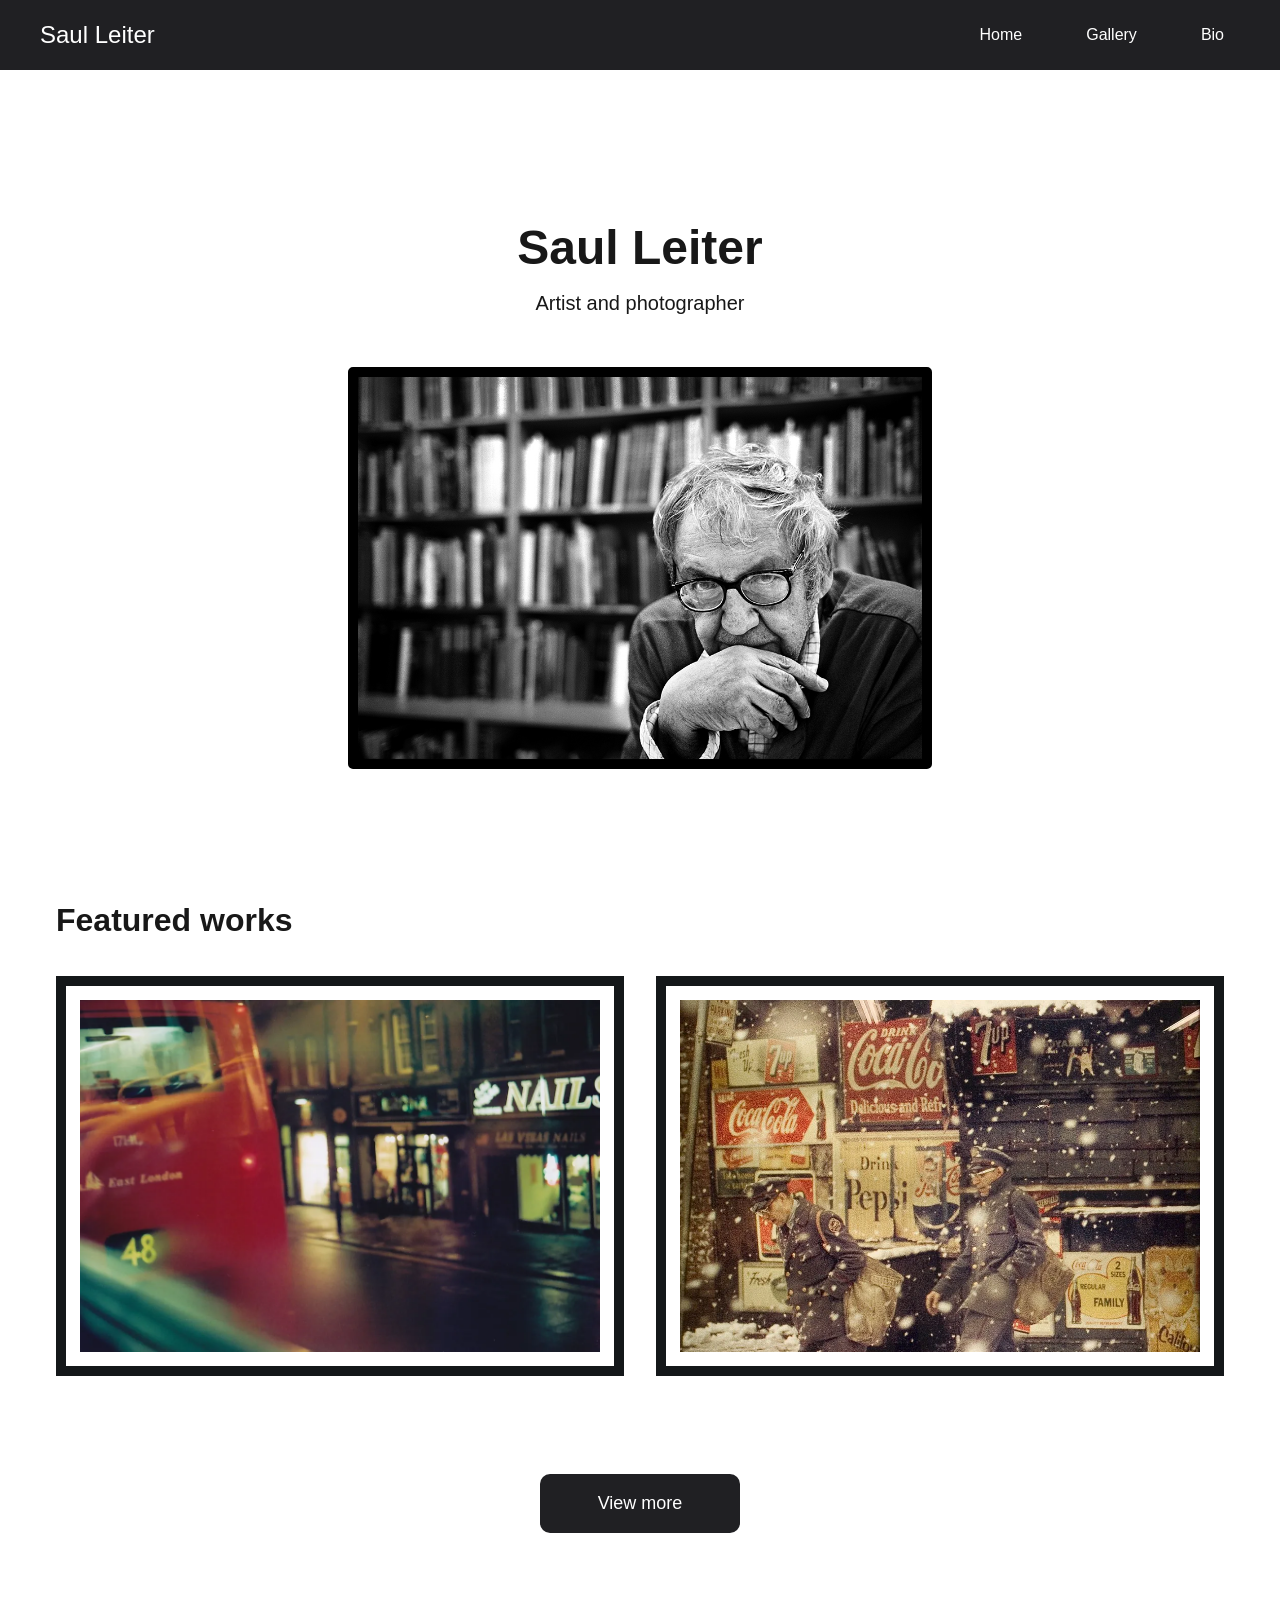
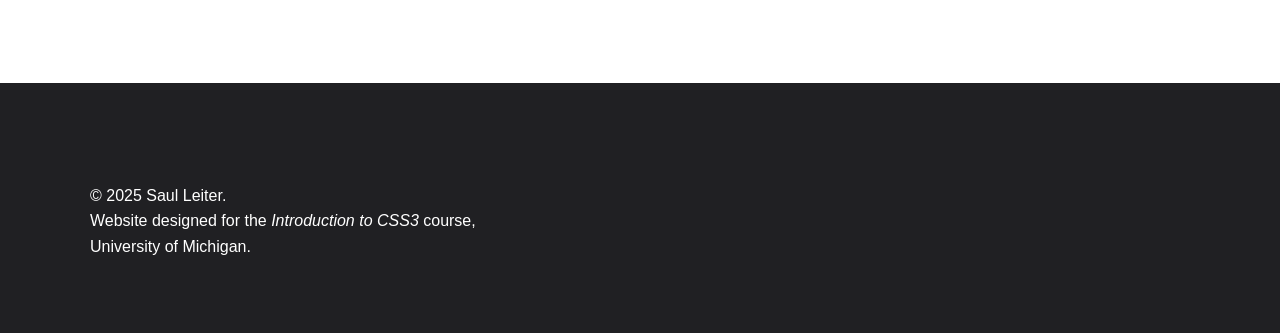
<file: index.html>
<!DOCTYPE html>
<html lang="en">
<head>
    <meta charset="UTF-8">
    <meta name="viewport" content="width=device-width, initial-scale=1.0">
    <title>Saul Leiter</title>
    <link rel="stylesheet" href="css/stylesheet.css">
</head>
<body>
    <a href="#main-content" class="skip-to-main">Skip to main content</a>
    
    <header>
        <nav>
            <a href="index.html" class="logo">Saul Leiter</a>
            <ul class="nav-links">
                <li><a href="index.html">Home</a></li>
                <li><a href="gallery.html">Gallery</a></li>
                <li><a href="bio.html">Bio</a></li>
            </ul>
        </nav>
    </header>

    <main id="main-content">
        <section class="hero">
            <h1>Saul Leiter</h1>
            <p>Artist and photographer</p>
            <img src="img/portrait.jpg" alt="Saul Leiter portrait" class="hero-image">
        </section>

        <section class="featured-works">
            <h2>Featured works</h2>
            <div class="galleryhero">
                <img src="img/saul_leiter_28.webp" alt="Fotografía de Nueva York por Saul Leiter">
                <img src="img/saul_leiter_29.webp" alt="Fotografía artística de Saul Leiter">
            </div>
            <div class="featured-bttn">
                <a href="gallery.html">View more</a>
            </div>
        </section>
    </main>

    <footer>
        <p>&copy; 2025 Saul Leiter. </p>
        <p>Website designed for the <i>Introduction to CSS3</i> course, <br> University of Michigan.</p>
    </footer>
</body>
</html>
</file>
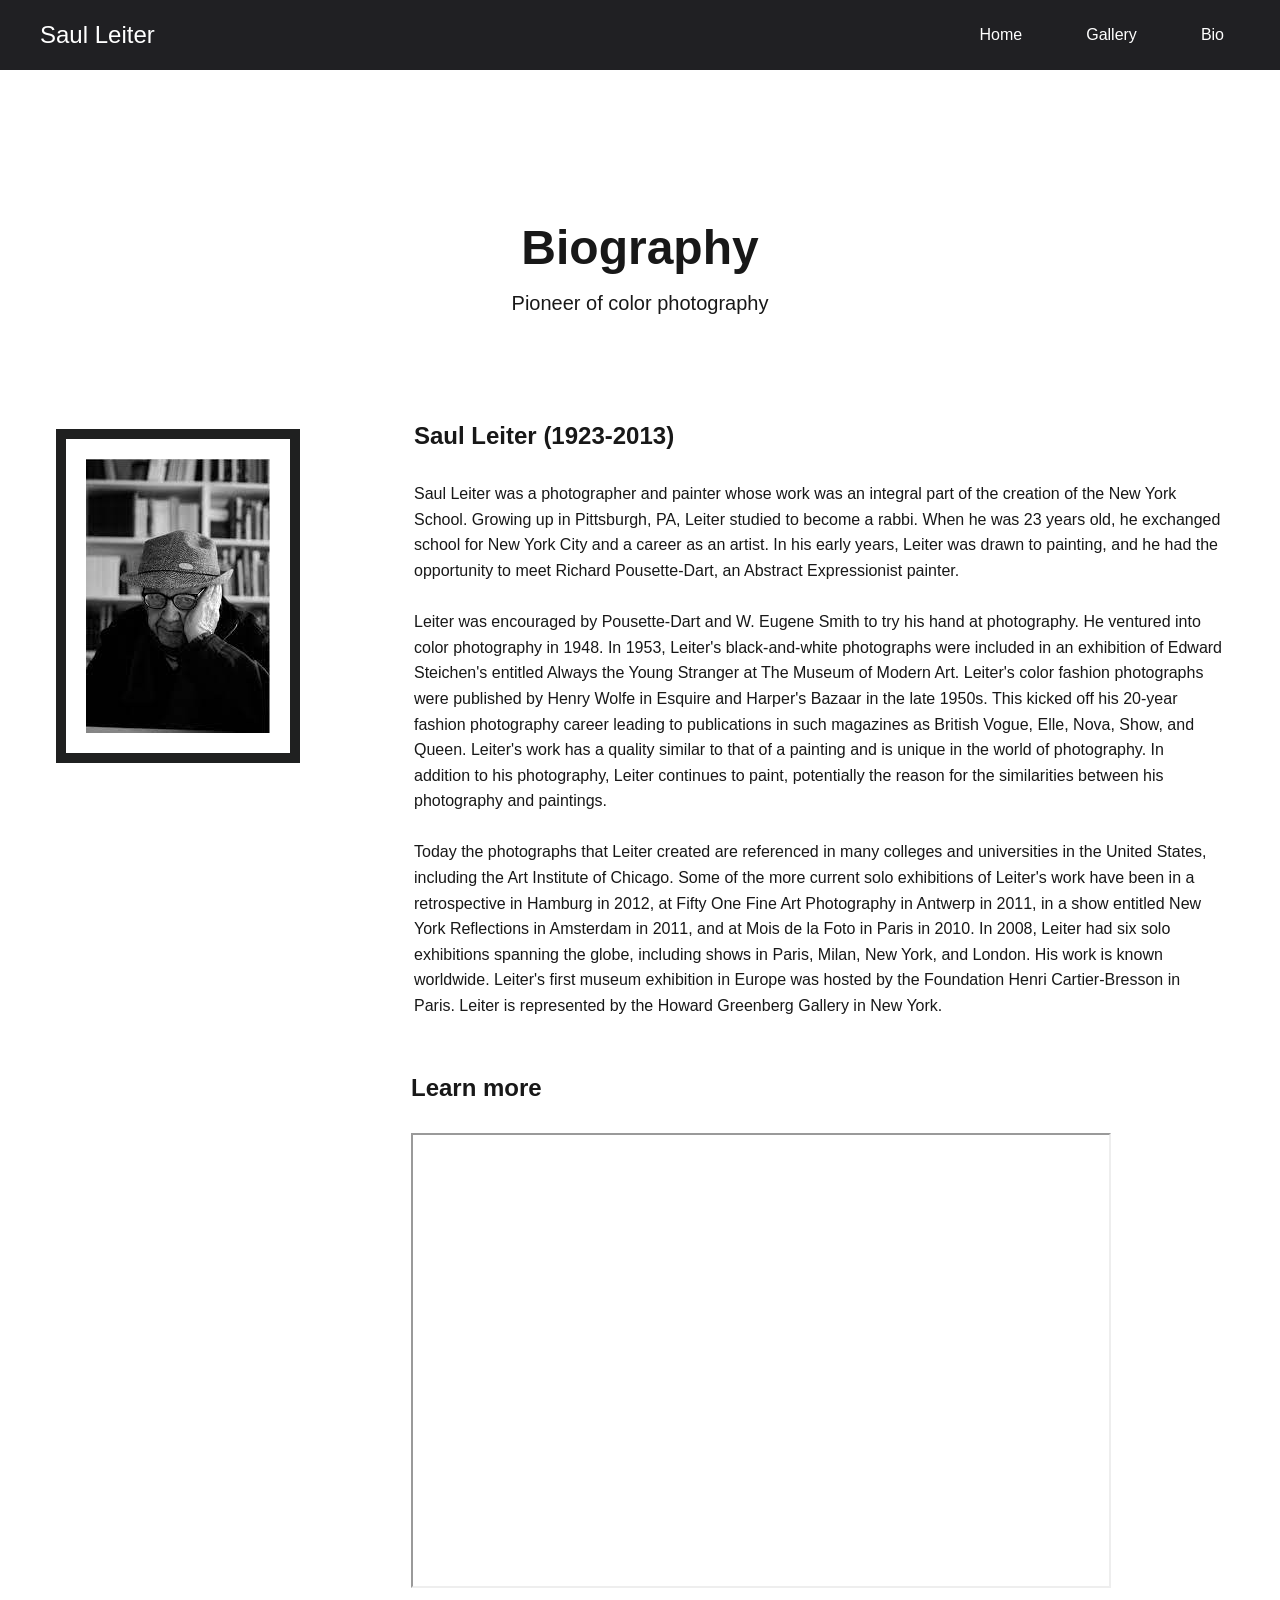
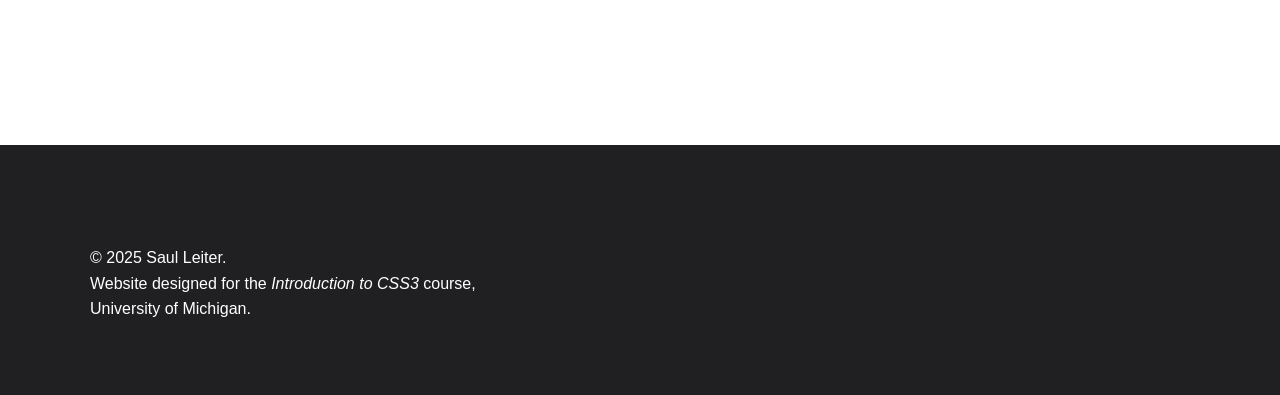
<file: bio.html>
<!DOCTYPE html>
<html lang="en">
<head>
    <meta charset="UTF-8">
    <meta name="viewport" content="width=device-width, initial-scale=1.0">
    <title>Saul Leiter</title>
    <link rel="stylesheet" href="css/stylesheet.css">
</head>
<body>
    <a href="#main-content" class="skip-to-main">Skip to main content</a>
    
    <header>
        <nav>
            <a href="index.html" class="logo">Saul Leiter</a>
            <ul class="nav-links">
                <li><a href="index.html">Home</a></li>
                <li><a href="gallery.html">Gallery</a></li>
                <li><a href="bio.html">Bio</a></li>
            </ul>
        </nav>
    </header>

    <main id="main-content">
        <section class="hero">
            <h1>Biography</h1>
            <p>Pioneer of color photography</p>
        </section>

        <section class="bio">
            <img src="img/portrait2.jpg" alt="Saul Leiter">
            <div>
                <h2>Saul Leiter (1923-2013)</h2><br>
                <p>Saul Leiter was a photographer and painter whose work was an integral part of the creation of the New York School. Growing up in Pittsburgh, PA, Leiter studied to become a rabbi. When he was 23 years old, he exchanged school for New York City and a career as an artist. In his early years, Leiter was drawn to painting, and he had the opportunity to meet Richard Pousette-Dart, an Abstract Expressionist painter.

                    <br><br>Leiter was encouraged by Pousette-Dart and W. Eugene Smith to try his hand at photography. He ventured into color photography in 1948. In 1953, Leiter's black-and-white photographs were included in an exhibition of Edward Steichen's entitled Always the Young Stranger at The Museum of Modern Art. Leiter's color fashion photographs were published by Henry Wolfe in Esquire and Harper's Bazaar in the late 1950s. This kicked off his 20-year fashion photography career leading to publications in such magazines as British Vogue, Elle, Nova, Show, and Queen. Leiter's work has a quality similar to that of a painting and is unique in the world of photography. In addition to his photography, Leiter continues to paint, potentially the reason for the similarities between his photography and paintings.
                    
                    <br><br>Today the photographs that Leiter created are referenced in many colleges and universities in the United States, including the Art Institute of Chicago. Some of the more current solo exhibitions of Leiter's work have been in a retrospective in Hamburg in 2012, at Fifty One Fine Art Photography in Antwerp in 2011, in a show entitled New York Reflections in Amsterdam in 2011, and at Mois de la Foto in Paris in 2010. In 2008, Leiter had six solo exhibitions spanning the globe, including shows in Paris, Milan, New York, and London. His work is known worldwide. Leiter's first museum exhibition in Europe was hosted by the Foundation Henri Cartier-Bresson in Paris. Leiter is represented by the Howard Greenberg Gallery in New York.</p>
                </div>
        </section>
        <section class="video">
            <div>
                <h2>Learn more</h2> <br>
                <iframe width="700" height="455" src="https://www.youtube.com/embed/DN890ANEiRs?si=rRZsGsJBH1SgQcax" allow="accelerometer; autoplay; clipboard-write; encrypted-media; gyroscope; picture-in-picture; web-share" referrerpolicy="strict-origin-when-cross-origin" allowfullscreen></iframe>
            </div>
        </section>
    </main>

    <footer>
        <p>&copy; 2025 Saul Leiter. </p>
        <p>Website designed for the <i>Introduction to CSS3</i> course, <br> University of Michigan.</p>
    </footer>
</body>
</html>
</file>
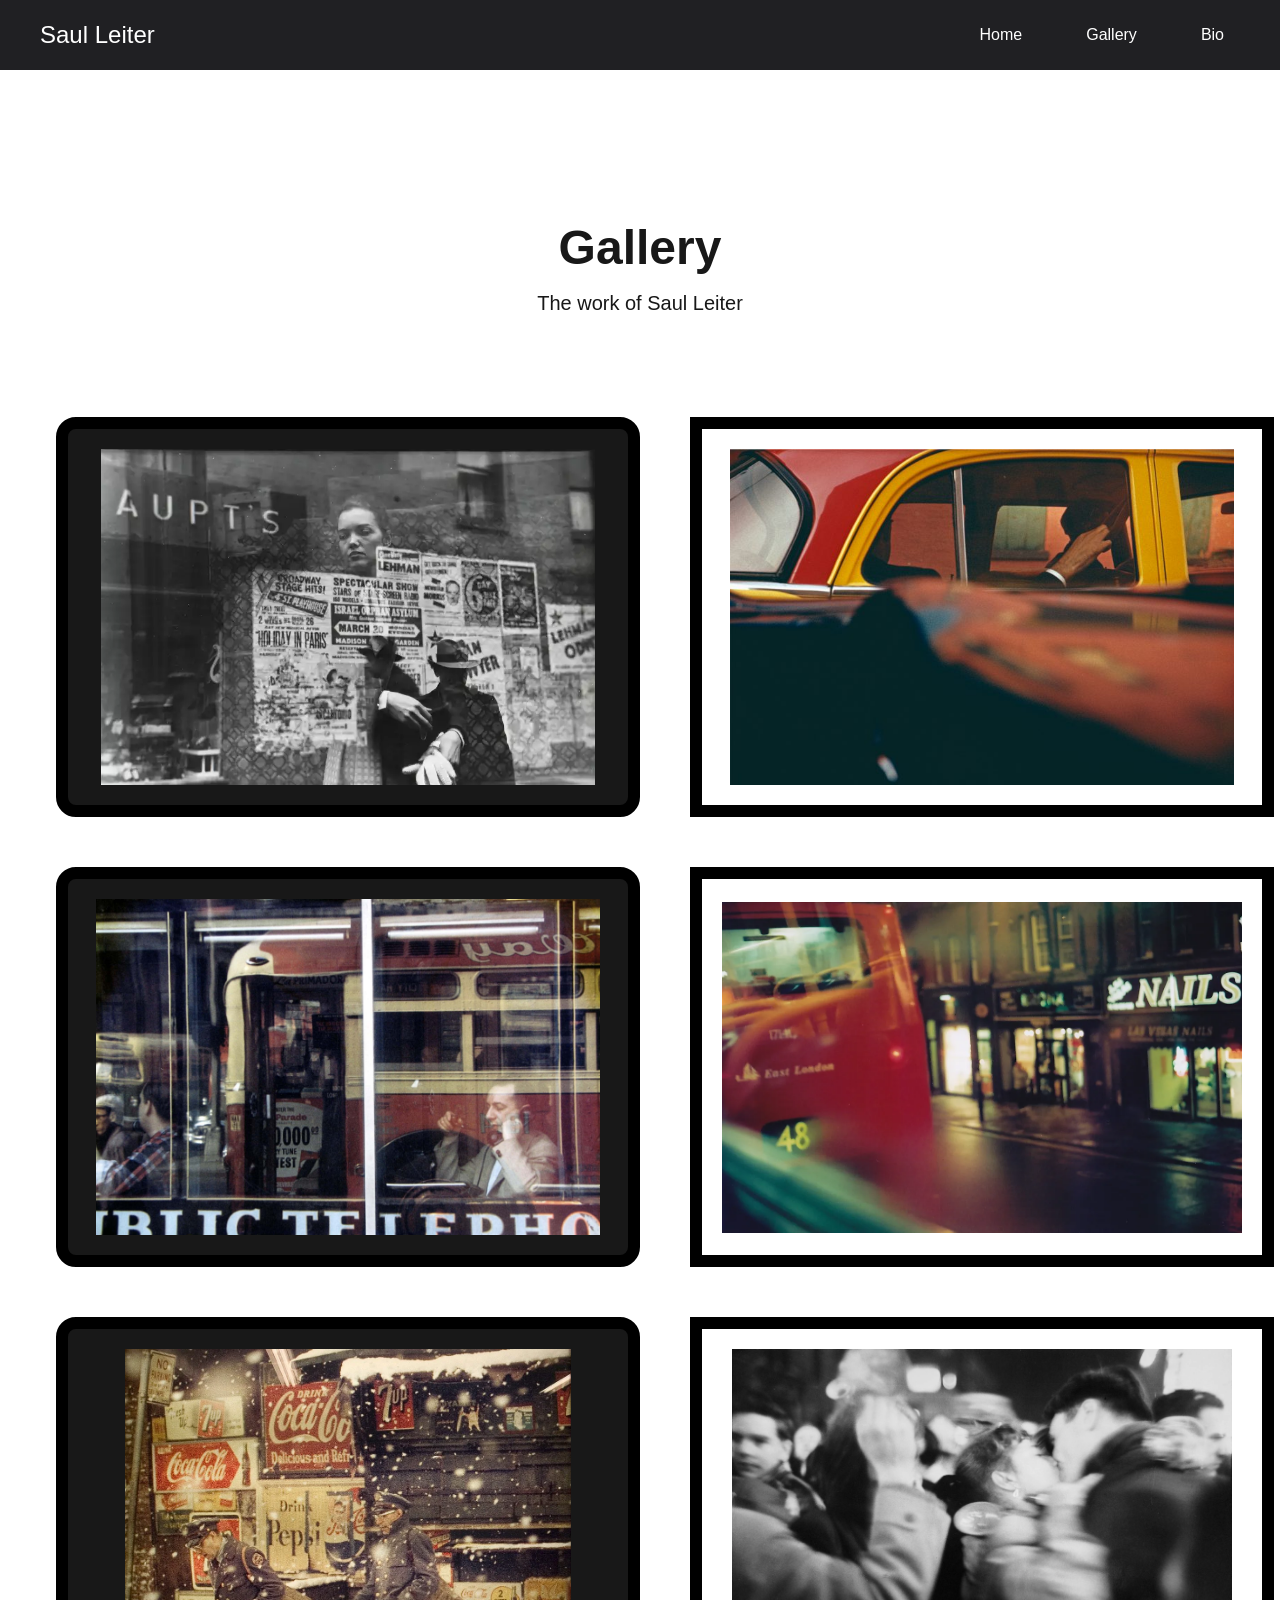
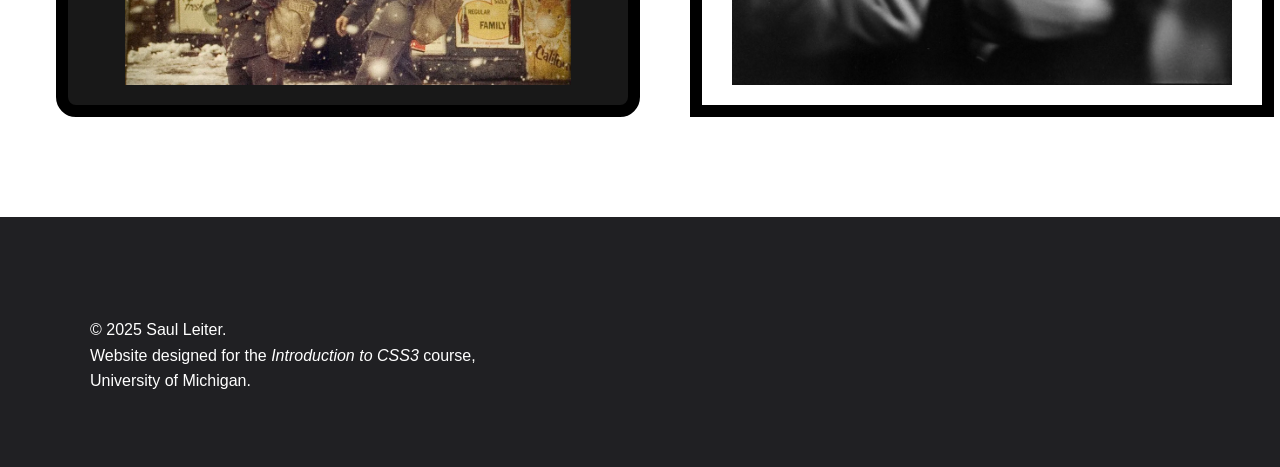
<file: gallery.html>
<!DOCTYPE html>
<html lang="en">
    <head>
        <meta charset="UTF-8">
        <meta name="viewport" content="width=device-width, initial-scale=1.0">
        <title>Saul Leiter</title>
        <link rel="stylesheet" href="css/stylesheet.css">
    </head>
    <body>
        <a href="#main-content" class="skip-to-main">Skip to main content</a>
        
        <header>
            <nav>
                <a href="index.html" class="logo">Saul Leiter</a>
                <ul class="nav-links">
                    <li><a href="index.html">Home</a></li>
                    <li><a href="gallery.html">Gallery</a></li>
                    <li><a href="bio.html">Bio</a></li>
                </ul>
            </nav>
        </header>

        <main id="main-content">
            <section class="hero">
                <h1>Gallery</h1>
                <p>The work of Saul Leiter</p>
            </section>
    
            <div class="gallery">
                <img src="img/leiterbw.webp" alt="Black and white photography by Saul Leiter. Window display. ">
                <img src="img/leitertxi.jpg" alt="Color photography by Saul Leiter. A taxi.">
                <img src="img/Saul-Leiter-Phone-Call.jpg" alt="Color photography by Saul Leiter. A man making a phone call.">
                <img src="img/saul_leiter_28.webp" alt="Color photography by Saul Leiter. Urban scene.">
                <img src="img/saul_leiter_29.webp" alt="Color photography by Saul Leiter. Two men under the snow.">
                <img src="img/kiss.webp" alt="Black and white photography by Saul Leiter. A couple kissing.">
            </div>
        </main>

    <footer>
        <p>&copy; 2025 Saul Leiter. </p>
        <p>Website designed for the <i>Introduction to CSS3</i> course, <br> University of Michigan.</p>
    </footer>
</body>
</html>
</file>
<file: css/stylesheet.css>
* {
    margin: 0;
    padding: 0;
    box-sizing: border-box;
}

body {
    font-family: 'Segoe UI', Tahoma, Geneva, Verdana, sans-serif;
    line-height: 1.6;
    color: #181818;
}

.skip-to-main {
    position: absolute;
    left: -9999px;
    top: auto;
    width: 1px;
    height: 1px;
    overflow: hidden;
    text-decoration: none;
    background: #00595a;
    color: white;
    padding: 1rem;
    z-index: 9999;
    transition: transform 0.3s;
}

.skip-to-main:focus {
    left: 0;
    width: auto;
    height: auto;
    transform: translateY(25px);
}

header {
    background: #202023;
    padding: 1rem;
    position: sticky;
    top: 0;
    z-index: 100;
}

nav {
    display: flex;
    justify-content: space-between;
    align-items: center;
    max-width: 1200px;
    margin: 0 auto;
}

nav .logo {
    color: rgb(255, 255, 255);
    font-size: 1.5rem;
    text-decoration: none;
}

.nav-links {
    display: flex;
    gap: 2rem;
    list-style: none;
}

.nav-links a {
    color: white;
    text-decoration: none;
    padding: 0.5rem 1rem;
    border-radius: 4px;
    transition: background-color 0.3s;
}

.nav-links a:hover {
    background-color: #09535b;
    transform: translateY(-2px);
}

main {
    max-width: 1200px;
    margin: 2rem auto;
    padding: 0 1rem;
}

h1 {
    font-size: 48px;
    font-weight: 700;
}

p {
    font-size: 16px;
}

.hero p {
    font-size: 20px;
}

.hero {
    text-align: center;
    margin: 100px 0 50px 0;
    padding: 40px 0 48px;
}


.hero-image {
    width: 50%;
    border-radius: 5px;
    border: 10px solid black;
    margin: 48px 0 20px;
}

.galleryhero {
    display: grid;
    grid-template-columns: repeat(auto-fit, minmax(300px, 1fr));
    gap: 2rem;
    margin-bottom: 3rem;
}

.galleryhero img {
    width: 100%;
    height: 400px;
    object-fit: cover;
    border: 10px solid #141719;
    padding: 14px;
    transition: transform 0.3s ease;
}


.gallery {
    display: grid;
    grid-template-columns: 50% 50%;
    gap: 50px;
    margin-bottom: 100px;
}

.gallery img {
    width: 100%;
    height: 400px;
    object-fit: contain;
    border: 12px solid #000000;
    padding: 20px;
    transition: transform 0.3s ease;
}

.gallery img:hover {
    transform: scale(1.05);
}

.gallery img:nth-child(odd) {
    border-radius: 20px;
    background-color: #181818;
}

.bio {
    display: flex;
    gap: 90px;
    align-items: start;
    margin-bottom: 50px;
    margin-top: 40px;
}

.bio img {
    width: 300px;
    border: 10px solid #1f2020;
    padding: 20px;
    margin-top: 12px;
    margin-right: 24px;
}

.video
{
    display: flex;
    align-items: center;
    margin-top: 12px;
    margin-left: 355px;
    margin-bottom: 150px;
}

footer {
    background: #202023;
    color: white;
    text-align: left;
    padding: 100px 0 150px 90px;
    margin-top: 2rem;
    height: 200px;
}

.featured-works {
    margin-bottom: 150px;
}

.featured-works h2 {
    font-size: 32px;
    margin-bottom: 30px;
}

.featured-bttn {
    text-align: center; 
    margin-top: 2rem;

}

.featured-bttn a {
    width: 200px;    
    background-color:#202023;
    border-radius: 10px;
    color: white;
    padding: 15px 32px;
    text-align: center;
    text-decoration: none;
    display: inline-block;
    font-size: 18px;
    text-decoration: none;
    margin: 50px 0 0 0;
    }

.featured-bttn a:hover {
        width: 200px;    
        background-color:#09535b;
        transform: scale(1.05);
        transition: background-color 0.3s;
    }
</file>
